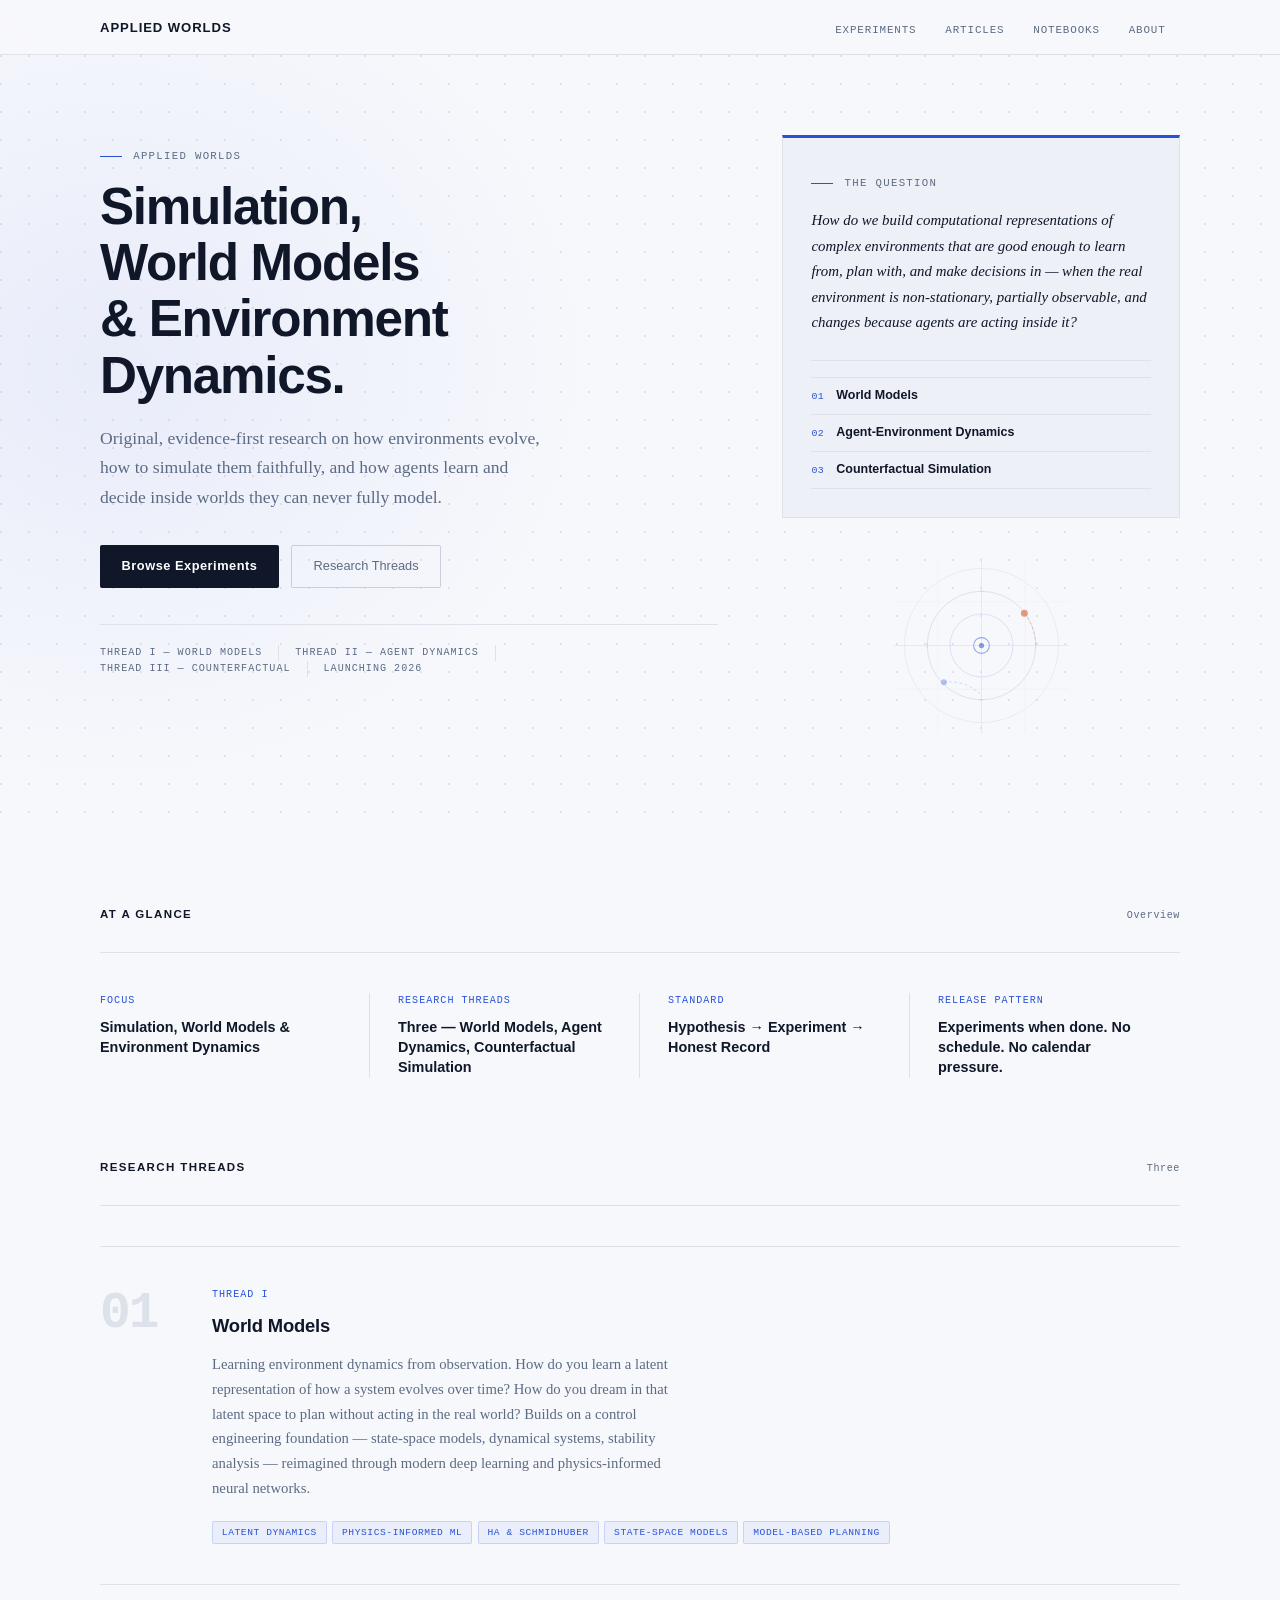
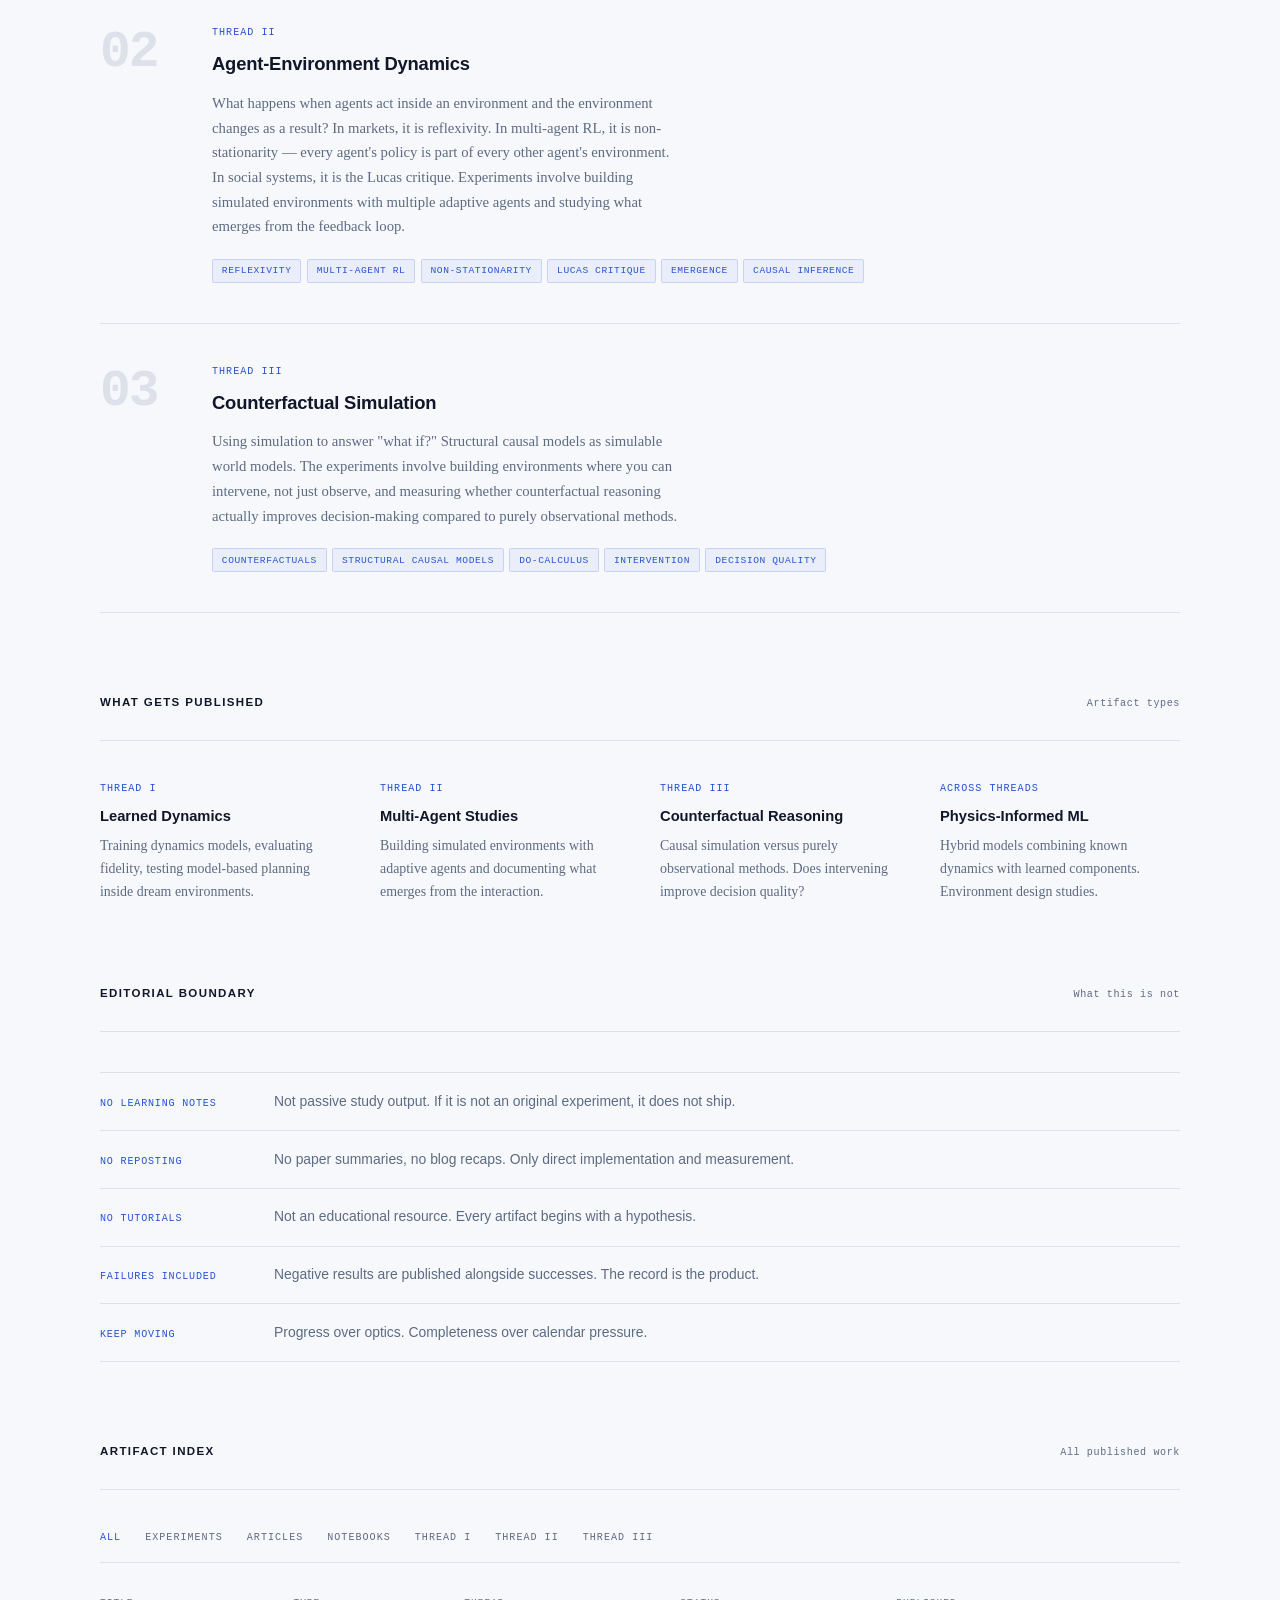
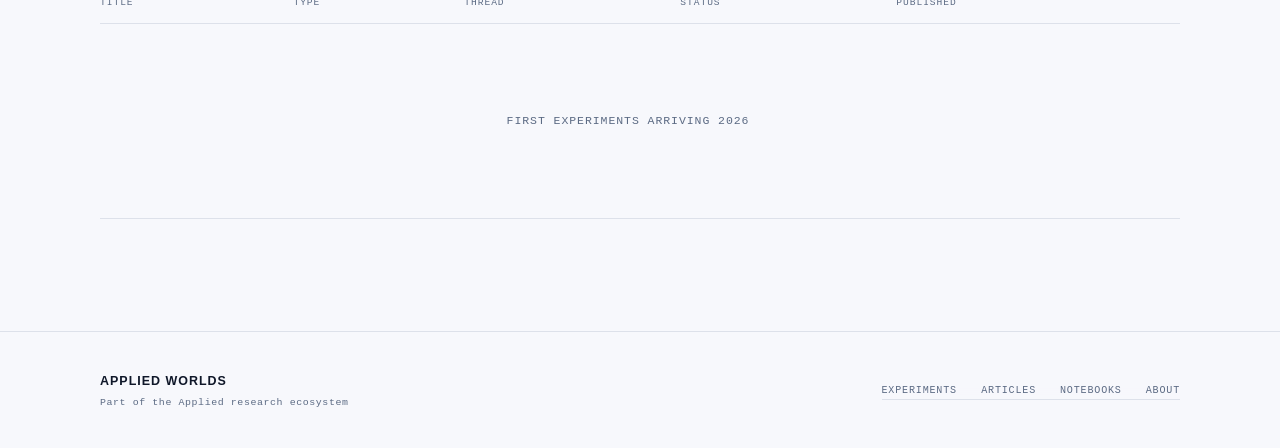
<file: index.html>
<!doctype html>
<html lang="en">
<head>
  <meta charset="utf-8">
  <meta name="viewport" content="width=device-width, initial-scale=1">
  <title>Applied Worlds — Simulation, World Models &amp; Environment Dynamics</title>
  <meta name="description" content="Original empirical research on world models, agent-environment dynamics, and counterfactual simulation.">
  <link rel="icon" type="image/svg+xml" href="favicon.svg">
  <link rel="stylesheet" href="style.css">
</head>
<body>

<!-- ─── Nav ──────────────────────────────────────────────────────── -->
<nav>
  <div class="nav-inner">
    <a class="nav-brand" href="index.html">Applied Worlds</a>
    <ul class="nav-links">
      <li><a href="experiments.html">Experiments</a></li>
      <li><a href="articles.html">Articles</a></li>
      <li><a href="notebooks.html">Notebooks</a></li>
      <li><a href="about.html">About</a></li>
    </ul>
  </div>
</nav>

<!-- ─── Hero ─────────────────────────────────────────────────────── -->
<div class="hero">
  <div class="hero-inner">

    <div class="hero-left">
      <span class="eyebrow">Applied Worlds</span>
      <h1>Simulation,<br>World Models<br>&amp; Environment<br>Dynamics.</h1>
      <p class="lede">Original, evidence-first research on how environments evolve, how to simulate them faithfully, and how agents learn and decide inside worlds they can never fully model.</p>
      <div class="hero-cta">
        <a href="experiments.html" class="btn-primary">Browse Experiments</a>
        <a href="about.html" class="btn-secondary">Research Threads</a>
      </div>
      <div class="signal-bar">
        <span>Thread I — World Models</span>
        <span>Thread II — Agent Dynamics</span>
        <span>Thread III — Counterfactual</span>
        <span>Launching 2026</span>
      </div>
    </div>

    <div class="hero-right">
      <div class="hero-question">
        <span class="eyebrow">The Question</span>
        <blockquote>How do we build computational representations of complex environments that are good enough to learn from, plan with, and make decisions in — when the real environment is non-stationary, partially observable, and changes because agents are acting inside it?</blockquote>
        <ul class="hero-thread-list" style="margin-top: 1.5rem;">
          <li><span class="tnum">01</span><span class="tname">World Models</span></li>
          <li><span class="tnum">02</span><span class="tname">Agent-Environment Dynamics</span></li>
          <li><span class="tnum">03</span><span class="tname">Counterfactual Simulation</span></li>
        </ul>
      </div>

      <div class="world-diagram-wrap" style="margin-top: 1.25rem;">
        <!-- CSS-only world: coordinate axes + environment rings + agent trajectories -->
        <svg viewBox="0 0 200 200" xmlns="http://www.w3.org/2000/svg" aria-hidden="true">
          <!-- Grid lines -->
          <line x1="0"   y1="100" x2="200" y2="100" stroke="#c8cedd" stroke-width="0.5"/>
          <line x1="100" y1="0"   x2="100" y2="200" stroke="#c8cedd" stroke-width="0.5"/>
          <line x1="0"   y1="50"  x2="200" y2="50"  stroke="#dde1ea" stroke-width="0.35"/>
          <line x1="0"   y1="150" x2="200" y2="150" stroke="#dde1ea" stroke-width="0.35"/>
          <line x1="50"  y1="0"   x2="50"  y2="200" stroke="#dde1ea" stroke-width="0.35"/>
          <line x1="150" y1="0"   x2="150" y2="200" stroke="#dde1ea" stroke-width="0.35"/>
          <!-- Environment rings (outer → inner) -->
          <circle cx="100" cy="100" r="88" fill="none" stroke="#dde1ea" stroke-width="0.75"/>
          <circle cx="100" cy="100" r="62" fill="none" stroke="#c8cedd" stroke-width="0.75"/>
          <circle cx="100" cy="100" r="36" fill="none" stroke="#8aa4e8" stroke-width="0.8" opacity="0.45"/>
          <!-- World model center -->
          <circle cx="100" cy="100" r="9"  fill="none" stroke="#2752d8" stroke-width="1.25" opacity="0.55"/>
          <circle cx="100" cy="100" r="3"  fill="#2752d8" opacity="0.65"/>
          <!-- Agent 1 (warm) with dashed trajectory -->
          <circle cx="149" cy="63" r="4" fill="#d45f2e" opacity="0.7"/>
          <path d="M 149 63 A 62 62 0 0 1 162 100" fill="none" stroke="#d45f2e" stroke-width="0.8" stroke-dasharray="3,3" opacity="0.5"/>
          <!-- Agent 2 (blue) with dashed trajectory -->
          <circle cx="57" cy="142" r="3.5" fill="#2752d8" opacity="0.38"/>
          <path d="M 57 142 A 50 50 0 0 1 100 157" fill="none" stroke="#2752d8" stroke-width="0.8" stroke-dasharray="3,3" opacity="0.35"/>
          <!-- Axis ticks -->
          <line x1="97" y1="38"  x2="103" y2="38"  stroke="#c8cedd" stroke-width="0.75"/>
          <line x1="97" y1="162" x2="103" y2="162" stroke="#c8cedd" stroke-width="0.75"/>
          <line x1="38" y1="97"  x2="38"  y2="103" stroke="#c8cedd" stroke-width="0.75"/>
          <line x1="162" y1="97" x2="162" y2="103" stroke="#c8cedd" stroke-width="0.75"/>
        </svg>
      </div>
    </div>

  </div>
</div>

<!-- ─── At a Glance ───────────────────────────────────────────────── -->
<section>
  <div class="container">
    <div class="section-header">
      <span class="section-title">At a Glance</span>
      <span class="section-count">Overview</span>
    </div>
    <div class="glance-grid">
      <div class="glance-item">
        <div class="glance-label">Focus</div>
        <div class="glance-value">Simulation, World Models &amp; Environment Dynamics</div>
      </div>
      <div class="glance-item">
        <div class="glance-label">Research Threads</div>
        <div class="glance-value">Three — World Models, Agent Dynamics, Counterfactual Simulation</div>
      </div>
      <div class="glance-item">
        <div class="glance-label">Standard</div>
        <div class="glance-value">Hypothesis → Experiment → Honest Record</div>
      </div>
      <div class="glance-item">
        <div class="glance-label">Release Pattern</div>
        <div class="glance-value">Experiments when done. No schedule. No calendar pressure.</div>
      </div>
    </div>
  </div>
</section>

<!-- ─── Research Threads ──────────────────────────────────────────── -->
<section>
  <div class="container">
    <div class="section-header">
      <span class="section-title">Research Threads</span>
      <span class="section-count">Three</span>
    </div>

    <div class="threads-list">

      <div class="thread">
        <div class="thread-num">01</div>
        <div class="thread-body">
          <div class="thread-label">Thread I</div>
          <h3>World Models</h3>
          <p>Learning environment dynamics from observation. How do you learn a latent representation of how a system evolves over time? How do you dream in that latent space to plan without acting in the real world? Builds on a control engineering foundation — state-space models, dynamical systems, stability analysis — reimagined through modern deep learning and physics-informed neural networks.</p>
          <div class="thread-tags">
            <span class="tag">Latent Dynamics</span>
            <span class="tag">Physics-Informed ML</span>
            <span class="tag">Ha &amp; Schmidhuber</span>
            <span class="tag">State-Space Models</span>
            <span class="tag">Model-Based Planning</span>
          </div>
        </div>
      </div>

      <div class="thread">
        <div class="thread-num">02</div>
        <div class="thread-body">
          <div class="thread-label">Thread II</div>
          <h3>Agent-Environment Dynamics</h3>
          <p>What happens when agents act inside an environment and the environment changes as a result? In markets, it is reflexivity. In multi-agent RL, it is non-stationarity — every agent's policy is part of every other agent's environment. In social systems, it is the Lucas critique. Experiments involve building simulated environments with multiple adaptive agents and studying what emerges from the feedback loop.</p>
          <div class="thread-tags">
            <span class="tag">Reflexivity</span>
            <span class="tag">Multi-Agent RL</span>
            <span class="tag">Non-Stationarity</span>
            <span class="tag">Lucas Critique</span>
            <span class="tag">Emergence</span>
            <span class="tag">Causal Inference</span>
          </div>
        </div>
      </div>

      <div class="thread">
        <div class="thread-num">03</div>
        <div class="thread-body">
          <div class="thread-label">Thread III</div>
          <h3>Counterfactual Simulation</h3>
          <p>Using simulation to answer "what if?" Structural causal models as simulable world models. The experiments involve building environments where you can intervene, not just observe, and measuring whether counterfactual reasoning actually improves decision-making compared to purely observational methods.</p>
          <div class="thread-tags">
            <span class="tag">Counterfactuals</span>
            <span class="tag">Structural Causal Models</span>
            <span class="tag">Do-Calculus</span>
            <span class="tag">Intervention</span>
            <span class="tag">Decision Quality</span>
          </div>
        </div>
      </div>

    </div>
  </div>
</section>

<!-- ─── What Gets Published ───────────────────────────────────────── -->
<section>
  <div class="container">
    <div class="section-header">
      <span class="section-title">What Gets Published</span>
      <span class="section-count">Artifact types</span>
    </div>
    <div class="four-col">
      <div>
        <div class="item-label">Thread I</div>
        <div class="item-title">Learned Dynamics</div>
        <p class="item-text">Training dynamics models, evaluating fidelity, testing model-based planning inside dream environments.</p>
      </div>
      <div>
        <div class="item-label">Thread II</div>
        <div class="item-title">Multi-Agent Studies</div>
        <p class="item-text">Building simulated environments with adaptive agents and documenting what emerges from the interaction.</p>
      </div>
      <div>
        <div class="item-label">Thread III</div>
        <div class="item-title">Counterfactual Reasoning</div>
        <p class="item-text">Causal simulation versus purely observational methods. Does intervening improve decision quality?</p>
      </div>
      <div>
        <div class="item-label">Across Threads</div>
        <div class="item-title">Physics-Informed ML</div>
        <p class="item-text">Hybrid models combining known dynamics with learned components. Environment design studies.</p>
      </div>
    </div>
  </div>
</section>

<!-- ─── Editorial Boundary ────────────────────────────────────────── -->
<section>
  <div class="container">
    <div class="section-header">
      <span class="section-title">Editorial Boundary</span>
      <span class="section-count">What this is not</span>
    </div>
    <div class="editorial-list">
      <div class="editorial-item">
        <span class="rule-label">No Learning Notes</span>
        <span class="rule-text">Not passive study output. If it is not an original experiment, it does not ship.</span>
      </div>
      <div class="editorial-item">
        <span class="rule-label">No Reposting</span>
        <span class="rule-text">No paper summaries, no blog recaps. Only direct implementation and measurement.</span>
      </div>
      <div class="editorial-item">
        <span class="rule-label">No Tutorials</span>
        <span class="rule-text">Not an educational resource. Every artifact begins with a hypothesis.</span>
      </div>
      <div class="editorial-item">
        <span class="rule-label">Failures Included</span>
        <span class="rule-text">Negative results are published alongside successes. The record is the product.</span>
      </div>
      <div class="editorial-item">
        <span class="rule-label">Keep Moving</span>
        <span class="rule-text">Progress over optics. Completeness over calendar pressure.</span>
      </div>
    </div>
  </div>
</section>

<!-- ─── Artifact Index ────────────────────────────────────────────── -->
<section>
  <div class="container">
    <div class="section-header">
      <span class="section-title">Artifact Index</span>
      <span class="section-count">All published work</span>
    </div>
    <div class="artifact-filters">
      <a href="#" class="active">All</a>
      <a href="#">Experiments</a>
      <a href="#">Articles</a>
      <a href="#">Notebooks</a>
      <a href="#">Thread I</a>
      <a href="#">Thread II</a>
      <a href="#">Thread III</a>
    </div>
    <table class="artifact-table">
      <thead>
        <tr>
          <th>Title</th>
          <th>Type</th>
          <th>Thread</th>
          <th>Status</th>
          <th>Published</th>
        </tr>
      </thead>
      <tbody>
        <tr>
          <td colspan="5">
            <div class="empty-state">
              <p>First experiments arriving 2026</p>
            </div>
          </td>
        </tr>
      </tbody>
    </table>
  </div>
</section>

<!-- ─── Footer ───────────────────────────────────────────────────── -->
<footer>
  <div class="footer-inner">
    <div>
      <div class="footer-brand">Applied Worlds</div>
      <div class="footer-meta">Part of the Applied research ecosystem</div>
    </div>
    <nav class="footer-links">
      <a href="experiments.html">Experiments</a>
      <a href="articles.html">Articles</a>
      <a href="notebooks.html">Notebooks</a>
      <a href="about.html">About</a>
    </nav>
  </div>
</footer>

</body>
</html>
</file>
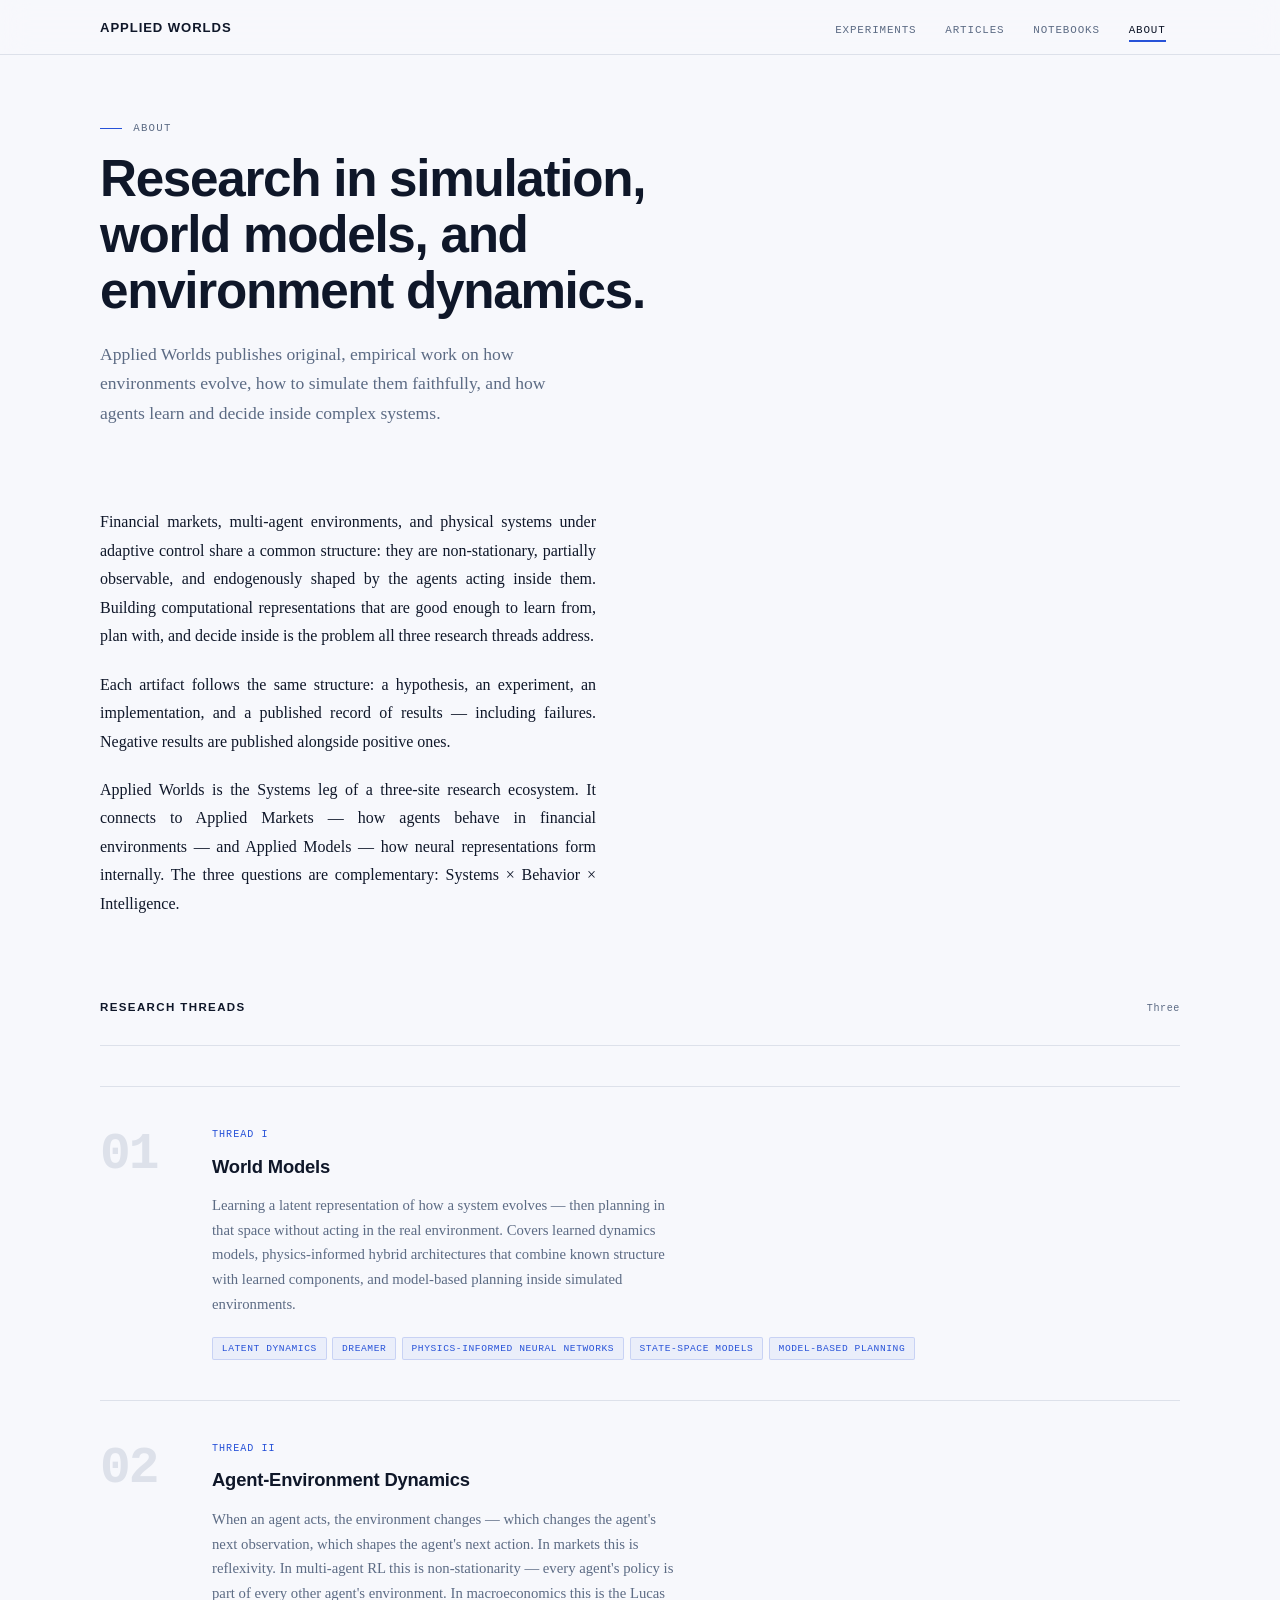
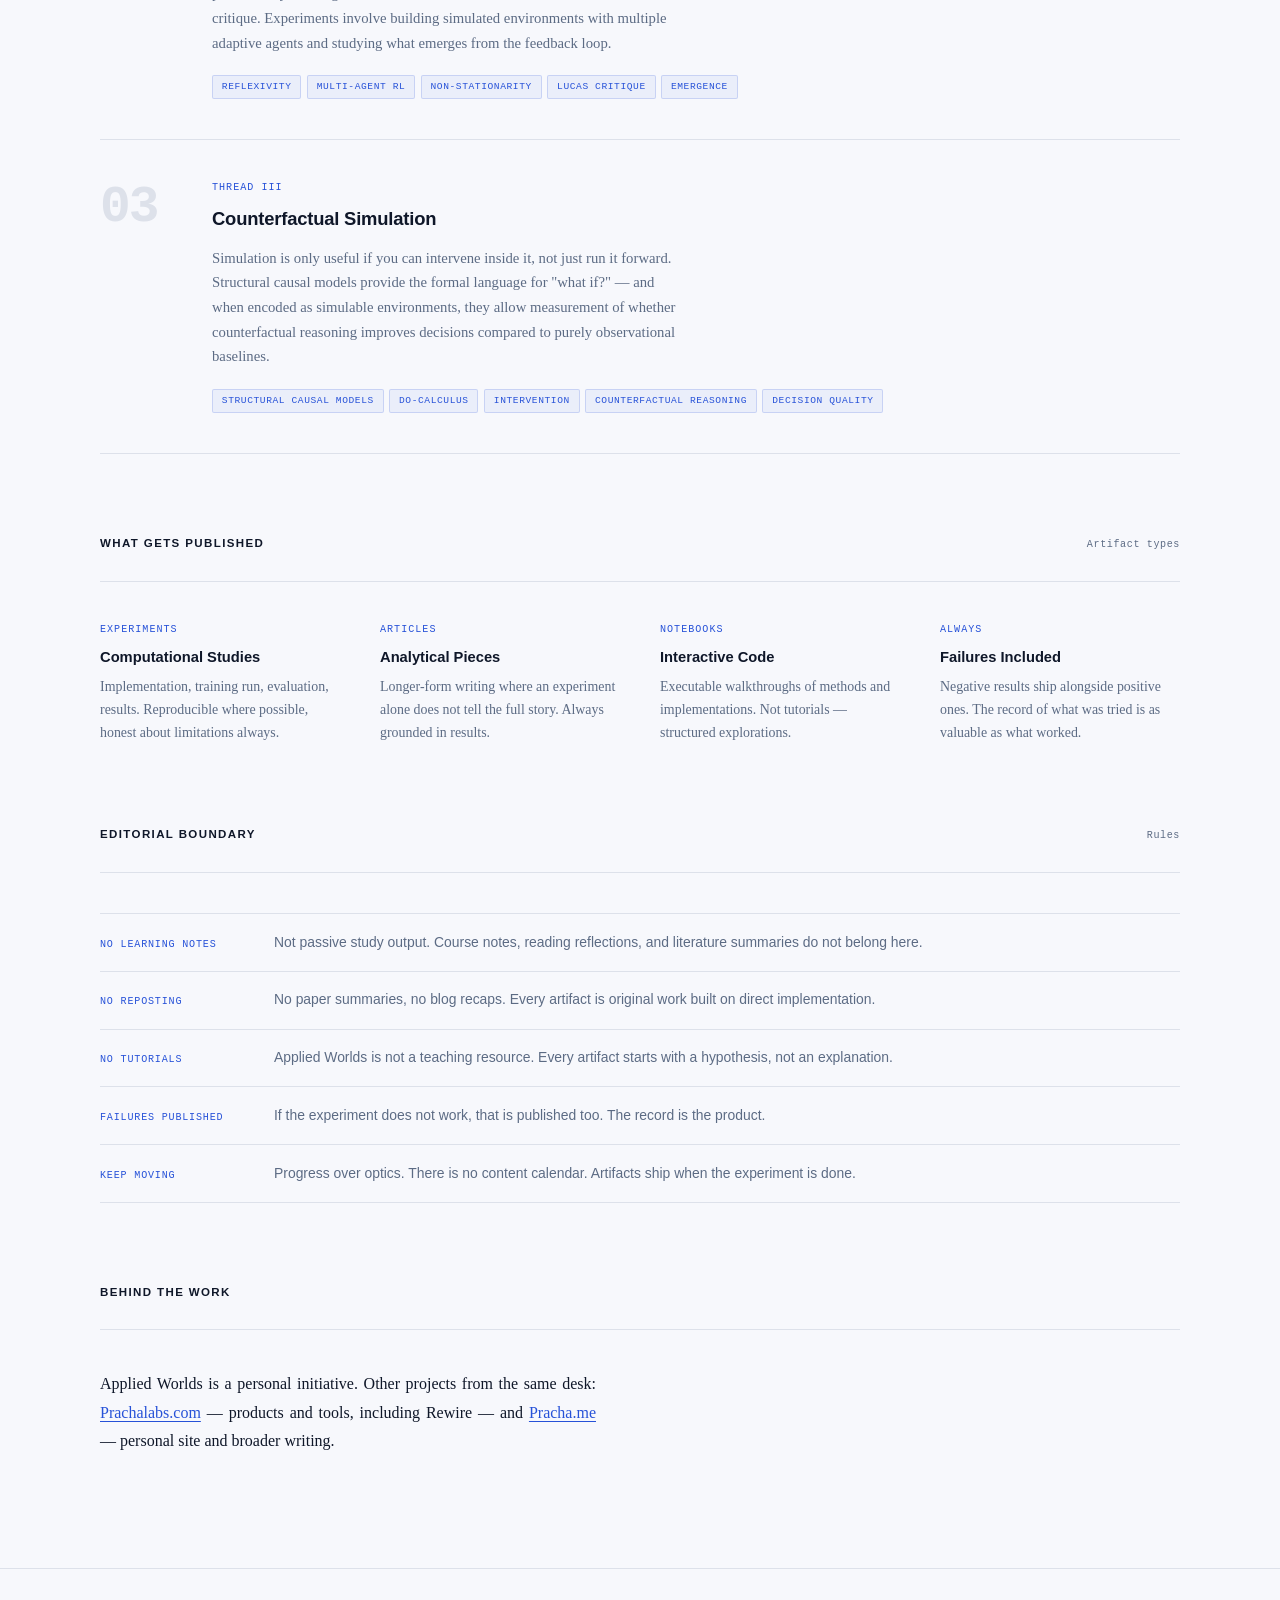
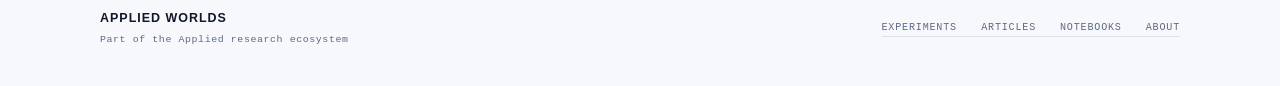
<file: about.html>
<!doctype html>
<html lang="en">
<head>
  <meta charset="utf-8">
  <meta name="viewport" content="width=device-width, initial-scale=1">
  <title>About — Applied Worlds</title>
  <meta name="description" content="About Applied Worlds — the research initiative, its three threads, and the questions it pursues.">
  <link rel="icon" type="image/svg+xml" href="favicon.svg">
  <link rel="stylesheet" href="style.css">
</head>
<body>

<!-- ─── Nav ──────────────────────────────────────────────────────── -->
<nav>
  <div class="nav-inner">
    <a class="nav-brand" href="index.html">Applied Worlds</a>
    <ul class="nav-links">
      <li><a href="experiments.html">Experiments</a></li>
      <li><a href="articles.html">Articles</a></li>
      <li><a href="notebooks.html">Notebooks</a></li>
      <li><a href="about.html" class="active">About</a></li>
    </ul>
  </div>
</nav>

<!-- ─── Page Header ───────────────────────────────────────────────── -->
<section style="margin-top: 3.5rem;">
  <div class="container">
    <span class="eyebrow">About</span>
    <h1 style="margin-top: 0.85rem; max-width: 24ch;">Research in simulation, world models, and environment dynamics.</h1>
    <p class="lede">Applied Worlds publishes original, empirical work on how environments evolve, how to simulate them faithfully, and how agents learn and decide inside complex systems.</p>
  </div>
</section>

<!-- ─── Mission ───────────────────────────────────────────────────── -->
<section>
  <div class="container">
    <p class="prose">Financial markets, multi-agent environments, and physical systems under adaptive control share a common structure: they are non-stationary, partially observable, and endogenously shaped by the agents acting inside them. Building computational representations that are good enough to learn from, plan with, and decide inside is the problem all three research threads address.</p>
    <p class="prose" style="margin-top: 1.25rem;">Each artifact follows the same structure: a hypothesis, an experiment, an implementation, and a published record of results — including failures. Negative results are published alongside positive ones.</p>
    <p class="prose" style="margin-top: 1.25rem;">Applied Worlds is the Systems leg of a three-site research ecosystem. It connects to Applied Markets — how agents behave in financial environments — and Applied Models — how neural representations form internally. The three questions are complementary: Systems &times; Behavior &times; Intelligence.</p>
  </div>
</section>

<!-- ─── Research Threads ──────────────────────────────────────────── -->
<section>
  <div class="container">
    <div class="section-header">
      <span class="section-title">Research Threads</span>
      <span class="section-count">Three</span>
    </div>

    <div class="threads-list">

      <div class="thread">
        <div class="thread-num">01</div>
        <div class="thread-body">
          <div class="thread-label">Thread I</div>
          <h3>World Models</h3>
          <p>Learning a latent representation of how a system evolves — then planning in that space without acting in the real environment. Covers learned dynamics models, physics-informed hybrid architectures that combine known structure with learned components, and model-based planning inside simulated environments.</p>
          <div class="thread-tags">
            <span class="tag">Latent Dynamics</span>
            <span class="tag">Dreamer</span>
            <span class="tag">Physics-Informed Neural Networks</span>
            <span class="tag">State-Space Models</span>
            <span class="tag">Model-Based Planning</span>
          </div>
        </div>
      </div>

      <div class="thread">
        <div class="thread-num">02</div>
        <div class="thread-body">
          <div class="thread-label">Thread II</div>
          <h3>Agent-Environment Dynamics</h3>
          <p>When an agent acts, the environment changes — which changes the agent's next observation, which shapes the agent's next action. In markets this is reflexivity. In multi-agent RL this is non-stationarity — every agent's policy is part of every other agent's environment. In macroeconomics this is the Lucas critique. Experiments involve building simulated environments with multiple adaptive agents and studying what emerges from the feedback loop.</p>
          <div class="thread-tags">
            <span class="tag">Reflexivity</span>
            <span class="tag">Multi-Agent RL</span>
            <span class="tag">Non-Stationarity</span>
            <span class="tag">Lucas Critique</span>
            <span class="tag">Emergence</span>
          </div>
        </div>
      </div>

      <div class="thread">
        <div class="thread-num">03</div>
        <div class="thread-body">
          <div class="thread-label">Thread III</div>
          <h3>Counterfactual Simulation</h3>
          <p>Simulation is only useful if you can intervene inside it, not just run it forward. Structural causal models provide the formal language for "what if?" — and when encoded as simulable environments, they allow measurement of whether counterfactual reasoning improves decisions compared to purely observational baselines.</p>
          <div class="thread-tags">
            <span class="tag">Structural Causal Models</span>
            <span class="tag">Do-Calculus</span>
            <span class="tag">Intervention</span>
            <span class="tag">Counterfactual Reasoning</span>
            <span class="tag">Decision Quality</span>
          </div>
        </div>
      </div>

    </div>
  </div>
</section>


<!-- ─── What Gets Published ───────────────────────────────────────── -->
<section>
  <div class="container">
    <div class="section-header">
      <span class="section-title">What Gets Published</span>
      <span class="section-count">Artifact types</span>
    </div>
    <div class="four-col">
      <div>
        <div class="item-label">Experiments</div>
        <div class="item-title">Computational Studies</div>
        <p class="item-text">Implementation, training run, evaluation, results. Reproducible where possible, honest about limitations always.</p>
      </div>
      <div>
        <div class="item-label">Articles</div>
        <div class="item-title">Analytical Pieces</div>
        <p class="item-text">Longer-form writing where an experiment alone does not tell the full story. Always grounded in results.</p>
      </div>
      <div>
        <div class="item-label">Notebooks</div>
        <div class="item-title">Interactive Code</div>
        <p class="item-text">Executable walkthroughs of methods and implementations. Not tutorials — structured explorations.</p>
      </div>
      <div>
        <div class="item-label">Always</div>
        <div class="item-title">Failures Included</div>
        <p class="item-text">Negative results ship alongside positive ones. The record of what was tried is as valuable as what worked.</p>
      </div>
    </div>
  </div>
</section>

<!-- ─── Editorial Boundary ────────────────────────────────────────── -->
<section>
  <div class="container">
    <div class="section-header">
      <span class="section-title">Editorial Boundary</span>
      <span class="section-count">Rules</span>
    </div>
    <div class="editorial-list">
      <div class="editorial-item">
        <span class="rule-label">No Learning Notes</span>
        <span class="rule-text">Not passive study output. Course notes, reading reflections, and literature summaries do not belong here.</span>
      </div>
      <div class="editorial-item">
        <span class="rule-label">No Reposting</span>
        <span class="rule-text">No paper summaries, no blog recaps. Every artifact is original work built on direct implementation.</span>
      </div>
      <div class="editorial-item">
        <span class="rule-label">No Tutorials</span>
        <span class="rule-text">Applied Worlds is not a teaching resource. Every artifact starts with a hypothesis, not an explanation.</span>
      </div>
      <div class="editorial-item">
        <span class="rule-label">Failures Published</span>
        <span class="rule-text">If the experiment does not work, that is published too. The record is the product.</span>
      </div>
      <div class="editorial-item">
        <span class="rule-label">Keep Moving</span>
        <span class="rule-text">Progress over optics. There is no content calendar. Artifacts ship when the experiment is done.</span>
      </div>
    </div>
  </div>
</section>

<!-- ─── Behind the Work ───────────────────────────────────────────── -->
<section style="margin-bottom: 3rem;">
  <div class="container">
    <div class="section-header">
      <span class="section-title">Behind the Work</span>
    </div>
    <p class="prose">Applied Worlds is a personal initiative. Other projects from the same desk: <a href="https://prachalabs.com" style="color: var(--accent); text-decoration: underline; text-underline-offset: 3px;">Prachalabs.com</a> — products and tools, including Rewire — and <a href="https://pracha.me" style="color: var(--accent); text-decoration: underline; text-underline-offset: 3px;">Pracha.me</a> — personal site and broader writing.</p>
  </div>
</section>

<!-- ─── Footer ───────────────────────────────────────────────────── -->
<footer>
  <div class="footer-inner">
    <div>
      <div class="footer-brand">Applied Worlds</div>
      <div class="footer-meta">Part of the Applied research ecosystem</div>
    </div>
    <nav class="footer-links">
      <a href="experiments.html">Experiments</a>
      <a href="articles.html">Articles</a>
      <a href="notebooks.html">Notebooks</a>
      <a href="about.html">About</a>
    </nav>
  </div>
</footer>

</body>
</html>
</file>
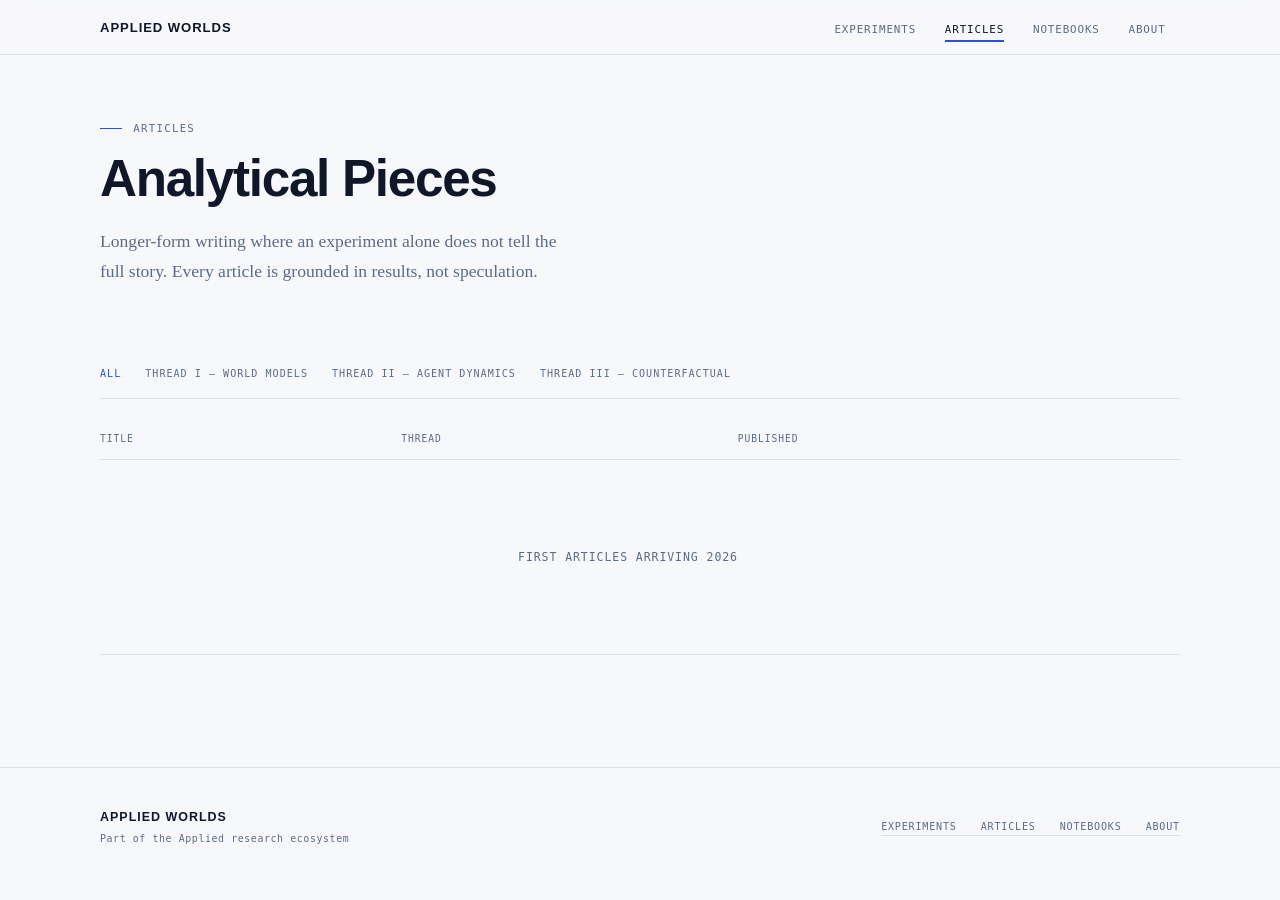
<file: articles.html>
<!doctype html>
<html lang="en">
<head>
  <meta charset="utf-8">
  <meta name="viewport" content="width=device-width, initial-scale=1">
  <title>Articles — Applied Worlds</title>
  <meta name="description" content="Longer-form analytical pieces grounded in empirical results from Applied Worlds research.">
  <link rel="icon" type="image/svg+xml" href="favicon.svg">
  <link rel="stylesheet" href="style.css">
</head>
<body>

<nav>
  <div class="nav-inner">
    <a class="nav-brand" href="index.html">Applied Worlds</a>
    <ul class="nav-links">
      <li><a href="experiments.html">Experiments</a></li>
      <li><a href="articles.html" class="active">Articles</a></li>
      <li><a href="notebooks.html">Notebooks</a></li>
      <li><a href="about.html">About</a></li>
    </ul>
  </div>
</nav>

<section style="margin-top: 3.5rem;">
  <div class="container">
    <span class="eyebrow">Articles</span>
    <h1 style="margin-top: 0.85rem;">Analytical Pieces</h1>
    <p class="lede">Longer-form writing where an experiment alone does not tell the full story. Every article is grounded in results, not speculation.</p>
  </div>
</section>

<section>
  <div class="container">
    <div class="artifact-filters">
      <a href="#" class="active">All</a>
      <a href="#">Thread I — World Models</a>
      <a href="#">Thread II — Agent Dynamics</a>
      <a href="#">Thread III — Counterfactual</a>
    </div>
    <table class="artifact-table">
      <thead>
        <tr>
          <th>Title</th>
          <th>Thread</th>
          <th>Published</th>
        </tr>
      </thead>
      <tbody>
        <tr>
          <td colspan="3">
            <div class="empty-state">
              <p>First articles arriving 2026</p>
            </div>
          </td>
        </tr>
      </tbody>
    </table>
  </div>
</section>

<footer>
  <div class="footer-inner">
    <div>
      <div class="footer-brand">Applied Worlds</div>
      <div class="footer-meta">Part of the Applied research ecosystem</div>
    </div>
    <nav class="footer-links">
      <a href="experiments.html">Experiments</a>
      <a href="articles.html">Articles</a>
      <a href="notebooks.html">Notebooks</a>
      <a href="about.html">About</a>
    </nav>
  </div>
</footer>

</body>
</html>
</file>
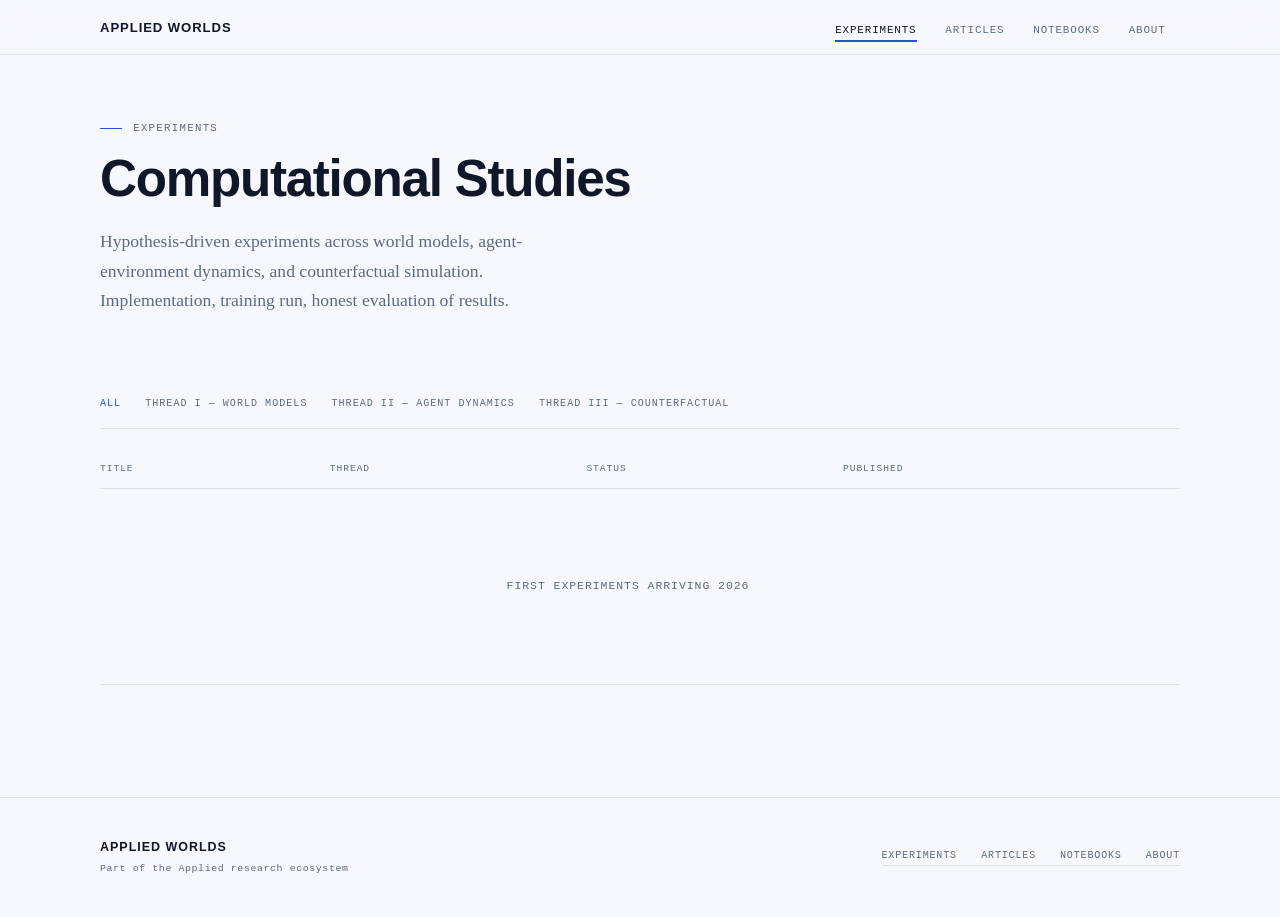
<file: experiments.html>
<!doctype html>
<html lang="en">
<head>
  <meta charset="utf-8">
  <meta name="viewport" content="width=device-width, initial-scale=1">
  <title>Experiments — Applied Worlds</title>
  <meta name="description" content="Hypothesis-driven computational experiments on world models, agent-environment dynamics, and counterfactual simulation.">
  <link rel="icon" type="image/svg+xml" href="favicon.svg">
  <link rel="stylesheet" href="style.css">
</head>
<body>

<nav>
  <div class="nav-inner">
    <a class="nav-brand" href="index.html">Applied Worlds</a>
    <ul class="nav-links">
      <li><a href="experiments.html" class="active">Experiments</a></li>
      <li><a href="articles.html">Articles</a></li>
      <li><a href="notebooks.html">Notebooks</a></li>
      <li><a href="about.html">About</a></li>
    </ul>
  </div>
</nav>

<section style="margin-top: 3.5rem;">
  <div class="container">
    <span class="eyebrow">Experiments</span>
    <h1 style="margin-top: 0.85rem;">Computational Studies</h1>
    <p class="lede">Hypothesis-driven experiments across world models, agent-environment dynamics, and counterfactual simulation. Implementation, training run, honest evaluation of results.</p>
  </div>
</section>

<section>
  <div class="container">
    <div class="artifact-filters">
      <a href="#" class="active">All</a>
      <a href="#">Thread I — World Models</a>
      <a href="#">Thread II — Agent Dynamics</a>
      <a href="#">Thread III — Counterfactual</a>
    </div>
    <table class="artifact-table">
      <thead>
        <tr>
          <th>Title</th>
          <th>Thread</th>
          <th>Status</th>
          <th>Published</th>
        </tr>
      </thead>
      <tbody>
        <tr>
          <td colspan="4">
            <div class="empty-state">
              <p>First experiments arriving 2026</p>
            </div>
          </td>
        </tr>
      </tbody>
    </table>
  </div>
</section>

<footer>
  <div class="footer-inner">
    <div>
      <div class="footer-brand">Applied Worlds</div>
      <div class="footer-meta">Part of the Applied research ecosystem</div>
    </div>
    <nav class="footer-links">
      <a href="experiments.html">Experiments</a>
      <a href="articles.html">Articles</a>
      <a href="notebooks.html">Notebooks</a>
      <a href="about.html">About</a>
    </nav>
  </div>
</footer>

</body>
</html>
</file>
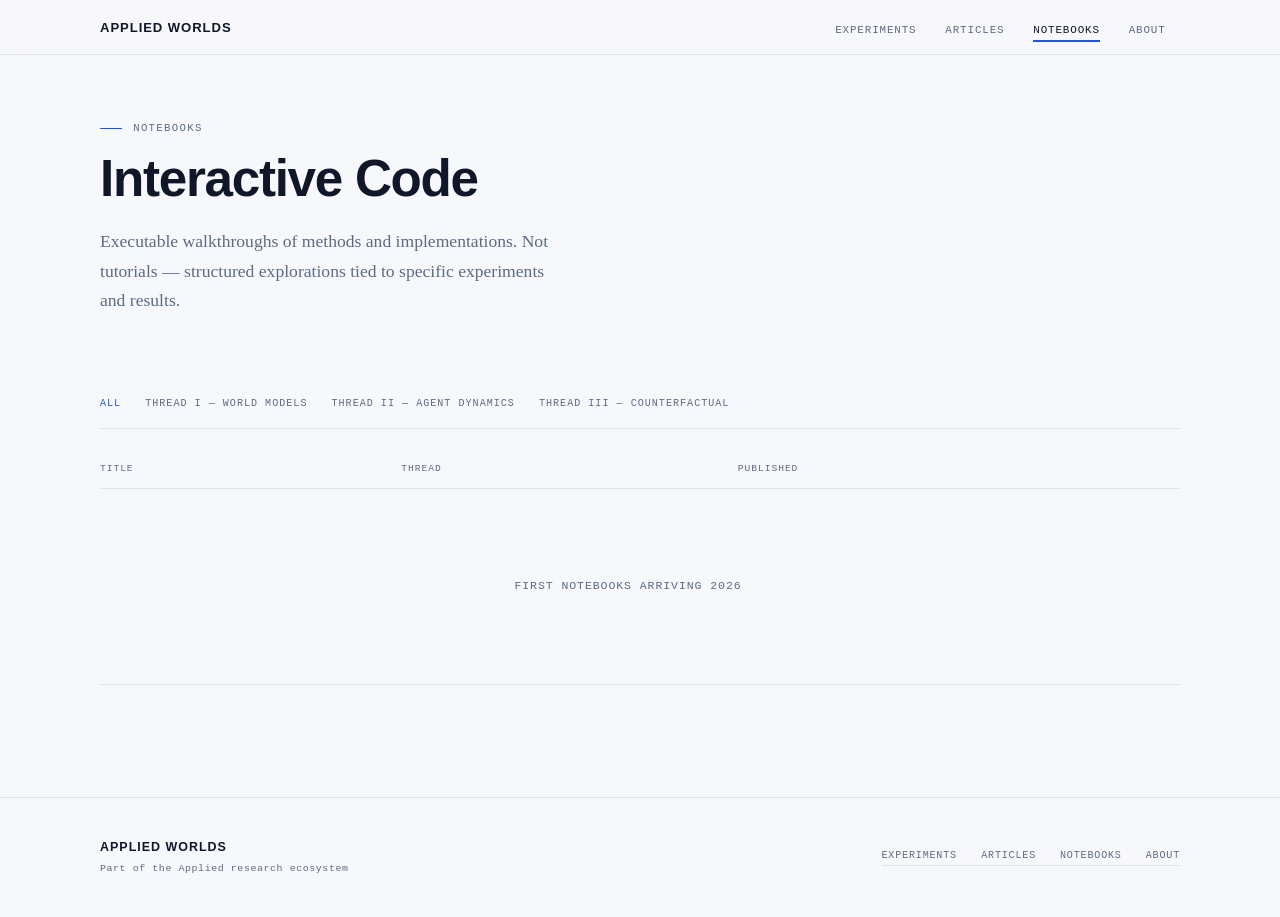
<file: notebooks.html>
<!doctype html>
<html lang="en">
<head>
  <meta charset="utf-8">
  <meta name="viewport" content="width=device-width, initial-scale=1">
  <title>Notebooks — Applied Worlds</title>
  <meta name="description" content="Executable walkthroughs of methods and implementations from Applied Worlds research.">
  <link rel="icon" type="image/svg+xml" href="favicon.svg">
  <link rel="stylesheet" href="style.css">
</head>
<body>

<nav>
  <div class="nav-inner">
    <a class="nav-brand" href="index.html">Applied Worlds</a>
    <ul class="nav-links">
      <li><a href="experiments.html">Experiments</a></li>
      <li><a href="articles.html">Articles</a></li>
      <li><a href="notebooks.html" class="active">Notebooks</a></li>
      <li><a href="about.html">About</a></li>
    </ul>
  </div>
</nav>

<section style="margin-top: 3.5rem;">
  <div class="container">
    <span class="eyebrow">Notebooks</span>
    <h1 style="margin-top: 0.85rem;">Interactive Code</h1>
    <p class="lede">Executable walkthroughs of methods and implementations. Not tutorials — structured explorations tied to specific experiments and results.</p>
  </div>
</section>

<section>
  <div class="container">
    <div class="artifact-filters">
      <a href="#" class="active">All</a>
      <a href="#">Thread I — World Models</a>
      <a href="#">Thread II — Agent Dynamics</a>
      <a href="#">Thread III — Counterfactual</a>
    </div>
    <table class="artifact-table">
      <thead>
        <tr>
          <th>Title</th>
          <th>Thread</th>
          <th>Published</th>
        </tr>
      </thead>
      <tbody>
        <tr>
          <td colspan="3">
            <div class="empty-state">
              <p>First notebooks arriving 2026</p>
            </div>
          </td>
        </tr>
      </tbody>
    </table>
  </div>
</section>

<footer>
  <div class="footer-inner">
    <div>
      <div class="footer-brand">Applied Worlds</div>
      <div class="footer-meta">Part of the Applied research ecosystem</div>
    </div>
    <nav class="footer-links">
      <a href="experiments.html">Experiments</a>
      <a href="articles.html">Articles</a>
      <a href="notebooks.html">Notebooks</a>
      <a href="about.html">About</a>
    </nav>
  </div>
</footer>

</body>
</html>
</file>
<file: style.css>
/* ─── Applied Worlds · Design System ──────────────────────────────── */

:root {
  /* Color */
  --bg:           #f7f8fc;
  --surface:      #eef0f7;
  --ink:          #0f1729;
  --muted:        #5c6b84;
  --rule:         #dde1ea;
  --line:         #c8cedd;
  --accent:       #2752d8;
  --accent-muted: #8aa4e8;
  --accent-warm:  #d45f2e;

  /* Typography */
  --font-serif: Charter, "Iowan Old Style", Palatino, Georgia, serif;
  --font-sans:  "Avenir Next", "Gill Sans", "Trebuchet MS", sans-serif;
  --font-mono:  SFMono-Regular, Menlo, Monaco, "Cascadia Mono", monospace;

  /* Layout */
  --max-w: min(1080px, calc(100% - 3rem));
}

/* ─── Reset ──────────────────────────────────────────────────────── */

*, *::before, *::after { box-sizing: border-box; margin: 0; padding: 0; }
html { font-size: 16px; -webkit-font-smoothing: antialiased; }
body { background: var(--bg); color: var(--ink); font-family: var(--font-serif); line-height: 1.6; }
a { color: inherit; text-decoration: none; }
ul, ol { list-style: none; }

/* ─── Layout ─────────────────────────────────────────────────────── */

.container { width: var(--max-w); margin-inline: auto; }
section { margin-top: 5rem; }

/* ─── Typography ─────────────────────────────────────────────────── */

h1 {
  font-family: var(--font-sans);
  font-size: clamp(2.1rem, 5vw, 3.2rem);
  font-weight: 700;
  line-height: 1.1;
  letter-spacing: -0.025em;
  color: var(--ink);
}

h2 {
  font-family: var(--font-sans);
  font-size: 1.4rem;
  font-weight: 600;
  letter-spacing: -0.01em;
  color: var(--ink);
}

h3 {
  font-family: var(--font-sans);
  font-size: 1.1rem;
  font-weight: 700;
  letter-spacing: -0.01em;
  color: var(--ink);
}

.lede {
  font-family: var(--font-serif);
  font-size: 1.1rem;
  line-height: 1.68;
  color: var(--muted);
  max-width: 52ch;
  margin-top: 1.25rem;
}

.prose {
  font-family: var(--font-serif);
  font-size: 1rem;
  line-height: 1.78;
  max-width: 62ch;
  text-align: justify;
  hyphens: auto;
  color: var(--ink);
}

/* ─── Eyebrow ────────────────────────────────────────────────────── */

.eyebrow {
  font-family: var(--font-mono);
  font-size: 0.67rem;
  letter-spacing: 0.12em;
  text-transform: uppercase;
  color: var(--muted);
  display: inline-flex;
  align-items: center;
  gap: 0.7rem;
}

.eyebrow::before {
  content: '';
  display: block;
  width: 22px;
  height: 1px;
  background: var(--accent);
  flex-shrink: 0;
}

/* ─── Navigation ─────────────────────────────────────────────────── */

nav {
  position: sticky;
  top: 0;
  z-index: 100;
  background: rgba(247, 248, 252, 0.88);
  backdrop-filter: blur(14px);
  -webkit-backdrop-filter: blur(14px);
  border-bottom: 1px solid var(--rule);
}

.nav-inner {
  width: var(--max-w);
  margin-inline: auto;
  display: flex;
  align-items: center;
  justify-content: space-between;
  height: 54px;
}

.nav-brand {
  font-family: var(--font-sans);
  font-size: 0.82rem;
  font-weight: 700;
  letter-spacing: 0.07em;
  text-transform: uppercase;
  color: var(--ink);
}

.nav-links {
  display: flex;
  align-items: center;
}

.nav-links a {
  font-family: var(--font-mono);
  font-size: 0.68rem;
  letter-spacing: 0.08em;
  text-transform: uppercase;
  color: var(--muted);
  padding: 0.35rem 0.9rem;
  position: relative;
  transition: color 0.18s;
}

.nav-links a::after {
  content: '';
  position: absolute;
  bottom: -1px;
  left: 0.9rem;
  right: 0.9rem;
  height: 2px;
  background: var(--accent);
  transform: scaleX(0);
  transform-origin: left;
  transition: transform 0.2s ease;
}

.nav-links a:hover { color: var(--ink); }
.nav-links a:hover::after { transform: scaleX(1); }
.nav-links a.active { color: var(--ink); }
.nav-links a.active::after { transform: scaleX(1); }

/* ─── Hero ───────────────────────────────────────────────────────── */

.hero {
  position: relative;
  padding: 5rem 0 4.5rem;
  overflow: hidden;
}

/* dot grid */
.hero::before {
  content: '';
  position: absolute;
  inset: 0;
  background-image: radial-gradient(circle at 1px 1px, var(--line) 1px, transparent 0);
  background-size: 28px 28px;
  opacity: 0.5;
  pointer-events: none;
}

/* indigo glow bleed */
.hero::after {
  content: '';
  position: absolute;
  top: 0;
  left: -5%;
  width: 55%;
  height: 100%;
  background: radial-gradient(ellipse at 25% 40%, rgba(39, 82, 216, 0.07) 0%, transparent 65%);
  pointer-events: none;
}

.hero-inner {
  position: relative;
  z-index: 1;
  width: var(--max-w);
  margin-inline: auto;
  display: grid;
  grid-template-columns: 1.4fr 0.9fr;
  gap: 4rem;
  align-items: start;
}

.hero-left { padding-top: 0.25rem; }
.hero-left h1 { margin-top: 0.85rem; }

.hero-cta {
  display: flex;
  gap: 0.75rem;
  margin-top: 2rem;
  flex-wrap: wrap;
}

/* ─── Signal Bar ─────────────────────────────────────────────────── */

.signal-bar {
  display: flex;
  flex-wrap: wrap;
  gap: 0;
  margin-top: 2.25rem;
  border-top: 1px solid var(--rule);
  padding-top: 1.25rem;
}

.signal-bar span {
  font-family: var(--font-mono);
  font-size: 0.63rem;
  letter-spacing: 0.1em;
  text-transform: uppercase;
  color: var(--muted);
  padding-right: 1rem;
  margin-right: 1rem;
  border-right: 1px solid var(--rule);
}

.signal-bar span:last-child { border-right: none; margin-right: 0; }

/* ─── Hero Right: Question Block ─────────────────────────────────── */

.hero-question {
  background: var(--surface);
  border: 1px solid var(--rule);
  border-top: 3px solid var(--accent);
  padding: 1.75rem;
}

.hero-question .eyebrow { margin-bottom: 1rem; }

.hero-question blockquote {
  font-family: var(--font-serif);
  font-size: 0.93rem;
  line-height: 1.72;
  color: var(--ink);
  font-style: italic;
}

/* Thread list inside hero right */
.hero-thread-list {
  margin-top: 1.5rem;
  border-top: 1px solid var(--rule);
  padding-top: 1rem;
}

.hero-thread-list li {
  display: flex;
  align-items: baseline;
  gap: 0.75rem;
  padding: 0.5rem 0;
  border-bottom: 1px solid var(--rule);
}

.hero-thread-list li:first-child { border-top: 1px solid var(--rule); }

.tnum {
  font-family: var(--font-mono);
  font-size: 0.62rem;
  color: var(--accent);
  letter-spacing: 0.05em;
  flex-shrink: 0;
}

.tname {
  font-family: var(--font-sans);
  font-size: 0.78rem;
  font-weight: 600;
  color: var(--ink);
}

/* ─── World Diagram ──────────────────────────────────────────────── */

.world-diagram-wrap {
  display: flex;
  align-items: center;
  justify-content: center;
  padding: 1.25rem 1.75rem;
}

.world-diagram-wrap svg {
  width: 100%;
  max-width: 175px;
  opacity: 0.85;
}

/* ─── Buttons ────────────────────────────────────────────────────── */

.btn-primary {
  display: inline-flex;
  align-items: center;
  font-family: var(--font-sans);
  font-size: 0.8rem;
  font-weight: 600;
  letter-spacing: 0.04em;
  background: var(--ink);
  color: #fff;
  padding: 0.65rem 1.35rem;
  border-radius: 2px;
  transition: background 0.18s;
}

.btn-primary:hover { background: var(--accent); }

.btn-secondary {
  display: inline-flex;
  align-items: center;
  font-family: var(--font-sans);
  font-size: 0.8rem;
  font-weight: 500;
  color: var(--muted);
  padding: 0.65rem 1.35rem;
  border: 1px solid var(--line);
  border-radius: 2px;
  transition: color 0.18s, border-color 0.18s;
}

.btn-secondary:hover { color: var(--ink); border-color: var(--ink); }

/* ─── Section Header ─────────────────────────────────────────────── */

.section-header {
  display: flex;
  align-items: baseline;
  justify-content: space-between;
  padding-bottom: 1.75rem;
  border-bottom: 1px solid var(--rule);
  margin-bottom: 2.5rem;
}

.section-title {
  font-family: var(--font-sans);
  font-size: 0.72rem;
  font-weight: 700;
  letter-spacing: 0.12em;
  text-transform: uppercase;
  color: var(--ink);
}

.section-count {
  font-family: var(--font-mono);
  font-size: 0.63rem;
  color: var(--muted);
  letter-spacing: 0.06em;
}

/* ─── At a Glance ────────────────────────────────────────────────── */

.glance-grid {
  display: grid;
  grid-template-columns: repeat(4, 1fr);
}

.glance-item {
  padding: 0 1.75rem 0 0;
  border-right: 1px solid var(--rule);
}

.glance-item:first-child { padding-left: 0; }
.glance-item:last-child { border-right: none; }
.glance-item:not(:first-child) { padding-left: 1.75rem; }

.glance-label {
  font-family: var(--font-mono);
  font-size: 0.63rem;
  letter-spacing: 0.1em;
  text-transform: uppercase;
  color: var(--accent);
  margin-bottom: 0.5rem;
}

.glance-value {
  font-family: var(--font-sans);
  font-size: 0.9rem;
  font-weight: 600;
  color: var(--ink);
  line-height: 1.4;
}

/* ─── Research Threads ───────────────────────────────────────────── */

.threads-list { display: flex; flex-direction: column; }

.thread {
  display: grid;
  grid-template-columns: 72px 1fr;
  gap: 2.5rem;
  padding: 2.5rem 0;
  border-top: 1px solid var(--rule);
}

.thread:last-child { border-bottom: 1px solid var(--rule); }

.thread-num {
  font-family: var(--font-mono);
  font-size: 3.2rem;
  font-weight: 700;
  color: var(--rule);
  line-height: 1;
  padding-top: 0.1rem;
  letter-spacing: -0.04em;
  user-select: none;
  transition: color 0.2s;
}

.thread:hover .thread-num { color: var(--line); }

.thread-label {
  font-family: var(--font-mono);
  font-size: 0.63rem;
  letter-spacing: 0.1em;
  text-transform: uppercase;
  color: var(--accent);
  margin-bottom: 0.5rem;
}

.thread h3 {
  font-size: 1.15rem;
  font-weight: 700;
  margin-bottom: 0.75rem;
  letter-spacing: -0.01em;
}

.thread p {
  font-size: 0.92rem;
  color: var(--muted);
  line-height: 1.68;
  max-width: 64ch;
}

.thread-tags {
  display: flex;
  flex-wrap: wrap;
  gap: 0.35rem;
  margin-top: 1.25rem;
}

.tag {
  font-family: var(--font-mono);
  font-size: 0.6rem;
  letter-spacing: 0.06em;
  text-transform: uppercase;
  color: var(--accent);
  background: rgba(39, 82, 216, 0.06);
  border: 1px solid rgba(39, 82, 216, 0.18);
  padding: 0.2rem 0.55rem;
  border-radius: 2px;
}

/* ─── Four-col Grid ──────────────────────────────────────────────── */

.four-col {
  display: grid;
  grid-template-columns: repeat(4, 1fr);
  gap: 2.5rem;
}

.item-label {
  font-family: var(--font-mono);
  font-size: 0.63rem;
  letter-spacing: 0.1em;
  text-transform: uppercase;
  color: var(--accent);
  margin-bottom: 0.5rem;
}

.item-title {
  font-family: var(--font-sans);
  font-size: 0.92rem;
  font-weight: 600;
  color: var(--ink);
  margin-bottom: 0.4rem;
}

.item-text {
  font-family: var(--font-serif);
  font-size: 0.87rem;
  color: var(--muted);
  line-height: 1.65;
}

/* ─── Editorial List ─────────────────────────────────────────────── */

.editorial-list { display: flex; flex-direction: column; }

.editorial-item {
  display: grid;
  grid-template-columns: 150px 1fr;
  gap: 1.5rem;
  padding: 1.1rem 0;
  border-top: 1px solid var(--rule);
  align-items: baseline;
}

.editorial-item:last-child { border-bottom: 1px solid var(--rule); }

.rule-label {
  font-family: var(--font-mono);
  font-size: 0.63rem;
  letter-spacing: 0.08em;
  text-transform: uppercase;
  color: var(--accent);
}

.rule-text {
  font-family: var(--font-sans);
  font-size: 0.87rem;
  color: var(--muted);
  line-height: 1.55;
}

/* ─── Artifact Index ─────────────────────────────────────────────── */

.artifact-filters {
  display: flex;
  gap: 1.5rem;
  margin-bottom: 2rem;
  padding-bottom: 1rem;
  border-bottom: 1px solid var(--rule);
  flex-wrap: wrap;
}

.artifact-filters a {
  font-family: var(--font-mono);
  font-size: 0.63rem;
  letter-spacing: 0.1em;
  text-transform: uppercase;
  color: var(--muted);
  transition: color 0.18s;
}

.artifact-filters a:hover { color: var(--accent); }
.artifact-filters a.active { color: var(--accent); }

.artifact-table {
  width: 100%;
  border-collapse: collapse;
  font-size: 0.87rem;
}

.artifact-table th {
  font-family: var(--font-mono);
  font-size: 0.6rem;
  letter-spacing: 0.1em;
  text-transform: uppercase;
  color: var(--muted);
  text-align: left;
  padding: 0 1.5rem 0.75rem 0;
  border-bottom: 1px solid var(--rule);
  font-weight: normal;
}

.artifact-table td {
  padding: 1rem 1.5rem 1rem 0;
  border-bottom: 1px solid var(--rule);
  vertical-align: top;
}

.empty-state {
  padding: 4.5rem 0;
  text-align: center;
}

.empty-state p {
  font-family: var(--font-mono);
  font-size: 0.72rem;
  letter-spacing: 0.08em;
  text-transform: uppercase;
  color: var(--muted);
}

/* ─── Footer ─────────────────────────────────────────────────────── */

footer {
  margin-top: 7rem;
  border-top: 1px solid var(--rule);
  padding: 2.5rem 0;
}

.footer-inner {
  width: var(--max-w);
  margin-inline: auto;
  display: flex;
  align-items: center;
  justify-content: space-between;
  flex-wrap: wrap;
  gap: 1rem;
}

.footer-brand {
  font-family: var(--font-sans);
  font-size: 0.78rem;
  font-weight: 700;
  letter-spacing: 0.08em;
  text-transform: uppercase;
  color: var(--ink);
}

.footer-meta {
  font-family: var(--font-mono);
  font-size: 0.62rem;
  letter-spacing: 0.06em;
  color: var(--muted);
  margin-top: 0.2rem;
}

.footer-links {
  display: flex;
  gap: 1.5rem;
  flex-wrap: wrap;
}

.footer-links a {
  font-family: var(--font-mono);
  font-size: 0.63rem;
  letter-spacing: 0.08em;
  text-transform: uppercase;
  color: var(--muted);
  transition: color 0.18s;
}

.footer-links a:hover { color: var(--accent); }

/* ─── Responsive ─────────────────────────────────────────────────── */

@media (max-width: 900px) {
  .hero-inner {
    grid-template-columns: 1fr;
    gap: 2.5rem;
  }

  .glance-grid {
    grid-template-columns: repeat(2, 1fr);
    row-gap: 2rem;
  }

  .glance-item {
    border-right: none;
    border-bottom: 1px solid var(--rule);
    padding: 0 0 1.5rem;
  }

  .glance-item:last-child { border-bottom: none; }
  .glance-item:not(:first-child) { padding-left: 0; }

  .thread {
    grid-template-columns: 48px 1fr;
    gap: 1.25rem;
  }

  .thread-num { font-size: 2rem; }

  .four-col { grid-template-columns: repeat(2, 1fr); gap: 1.75rem; }

  .editorial-item { grid-template-columns: 1fr; gap: 0.35rem; }

  .core-question-inner { grid-template-columns: 1fr; gap: 1.5rem; }
}

@media (max-width: 580px) {
  h1 { font-size: 1.85rem; }
  .four-col { grid-template-columns: 1fr; }
  .glance-grid { grid-template-columns: 1fr; }
}
</file>
